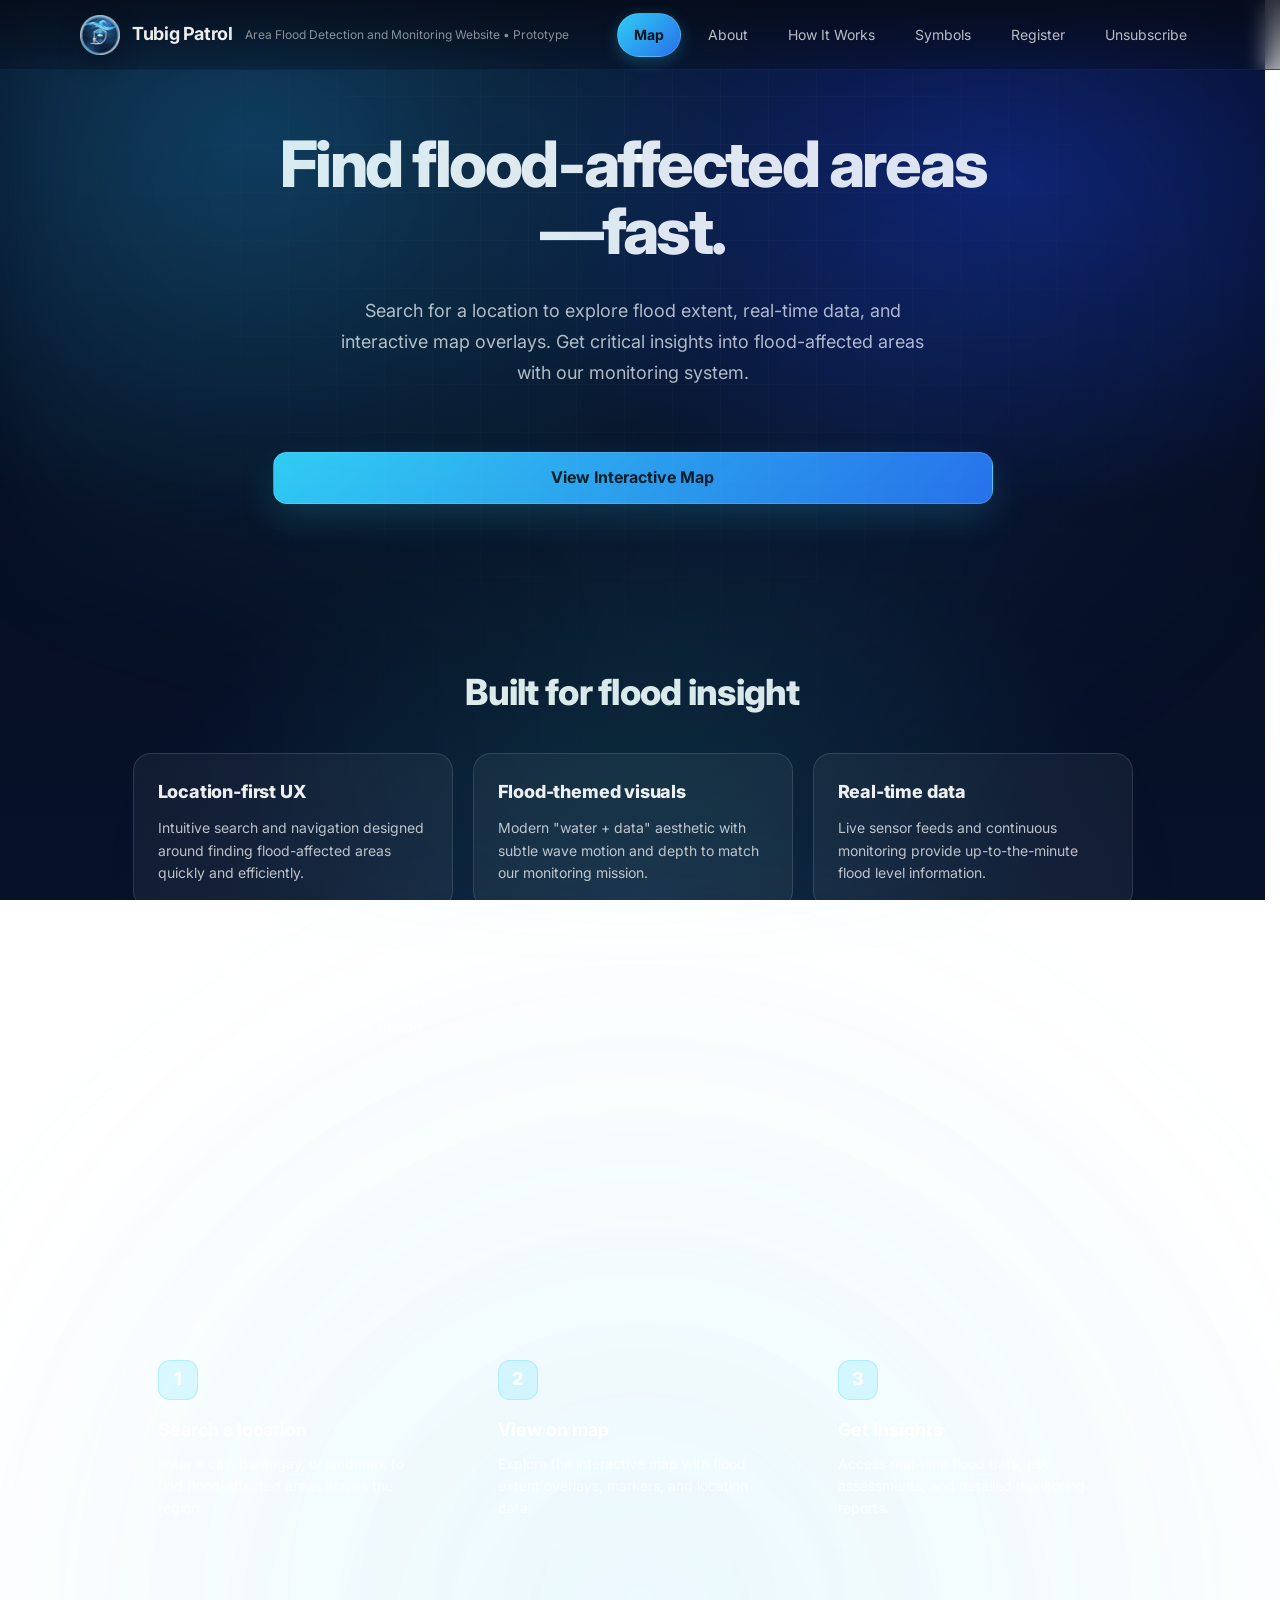
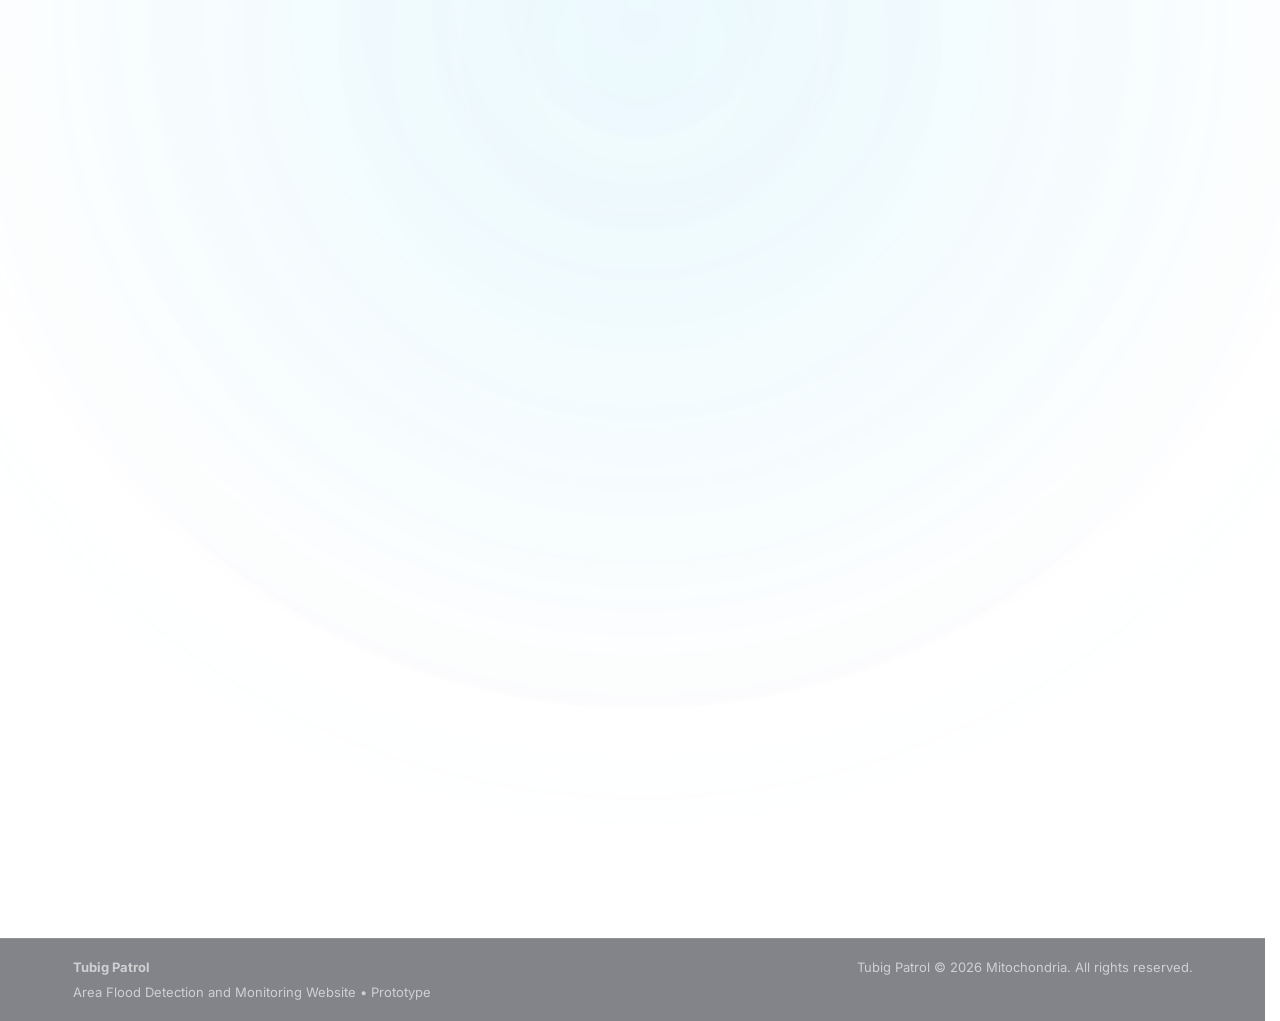
<file: index.html>
<!DOCTYPE html>
<html lang="en">
<head>
    <meta charset="UTF-8">
    <meta name="viewport" content="width=device-width, initial-scale=1.0">
    <title>Tubig Patrol - Water Flood Detection & Monitoring</title>
    <link rel="icon" type="image/png" href="TUBIG PATROL LOGO.png">
    <link rel="preconnect" href="https://fonts.googleapis.com" />
    <link rel="preconnect" href="https://fonts.gstatic.com" crossorigin />
    <link href="https://fonts.googleapis.com/css2?family=Inter:wght@400;500;600;700;800&display=swap" rel="stylesheet" />
    <link rel="stylesheet" href="styles.css">
</head>
<body>
    <!-- Background -->
    <div class="bg">
        <div class="bg__glow"></div>
        <div class="bg__grid"></div>
        <div class="waves" aria-hidden="true">
            <div class="wave wave--1"></div>
            <div class="wave wave--2"></div>
            <div class="wave wave--3"></div>
        </div>
    </div>

    <!-- Header -->
    <header class="header" role="banner">
        <div class="container">
            <div class="logo">
                <h1>Tubig Patrol</h1>
                <p class="tagline">Area Flood Detection and Monitoring Website • Prototype</p>
            </div>
            <button class="nav-toggle" type="button" aria-expanded="false" aria-controls="site-nav" aria-label="Open navigation menu">&#9776;</button>
            <nav class="nav" id="site-nav">
                <a href="map.html">Map</a>
                <a href="index.html#about">About</a>
                <a href="index.html#how-it-works">How It Works</a>
                <a href="index.html#symbols">Symbols</a>
                <a href="register.html">Register</a>
                <a href="unsubscribe.html">Unsubscribe</a>
            </nav>
        </div>
    </header>

    <!-- Main Content -->
    <main class="main" role="main">
        <!-- Hero Section with Search Button -->
        <section class="hero">
            <div class="container">
                <div class="hero-content">
                    <h2>Find flood‑affected areas—fast.</h2>
                    <p>Search for a location to explore flood extent, real-time data, and interactive map overlays. Get critical insights into flood-affected areas with our monitoring system.</p>
                    <a href="map.html" class="search-button">View Interactive Map</a>
                </div>
            </div>
        </section>

        <!-- About Section -->
        <section id="about" class="about">
            <div class="container">
                <h2>Built for flood insight</h2>
                <div class="insights-grid">
                    <div class="insight-card">
                        <h3>Location-first UX</h3>
                        <p>Intuitive search and navigation designed around finding flood-affected areas quickly and efficiently.</p>
                    </div>
                    <div class="insight-card">
                        <h3>Flood-themed visuals</h3>
                        <p>Modern "water + data" aesthetic with subtle wave motion and depth to match our monitoring mission.</p>
                    </div>
                    <div class="insight-card">
                        <h3>Real-time data</h3>
                        <p>Live sensor feeds and continuous monitoring provide up-to-the-minute flood level information.</p>
                    </div>
                    <div class="insight-card">
                        <h3>Easy integration</h3>
                        <p>Seamlessly connect your flood data API and sensor networks without any design modifications needed.</p>
                    </div>
                </div>
            </div>
        </section>

        <!-- How It Works Section -->
        <section id="how-it-works" class="how-it-works">
            <div class="container">
                <h2>How it works</h2>
                <div class="steps">
                    <div class="step">
                        <div class="step-number">1</div>
                        <h3>Search a location</h3>
                        <p>Enter a city, barangay, or landmark to find flood-affected areas across the region.</p>
                    </div>
                    <div class="step">
                        <div class="step-number">2</div>
                        <h3>View on map</h3>
                        <p>Explore the interactive map with flood extent overlays, markers, and location data.</p>
                    </div>
                    <div class="step">
                        <div class="step-number">3</div>
                        <h3>Get insights</h3>
                        <p>Access real-time flood data, risk assessments, and detailed monitoring reports.</p>
                    </div>
                </div>
            </div>
        </section>

        <!-- Flood Level Symbols Section -->
        <section id="symbols" class="symbols">
            <div class="container">
                <h2>Water Level Indicators</h2>
                <p class="section-subtitle">Map icons represent flood severity—from no data to critical. Use these to quickly assess flood conditions in any area.</p>
                
                <div class="symbols-grid">
                    <div class="symbol-card">
                        <div class="symbol-icon"><img src="NO DATA.png" alt="No Data"></div>
                        <h3>No Data</h3>
                        <p>No flood data available for this location. Data collection in progress.</p>
                    </div>

                    <div class="symbol-card">
                        <div class="symbol-icon"><img src="LOW.png" alt="Low"></div>
                        <h3>Low</h3>
                        <p>Water levels are elevated but manageable. Minor monitoring recommended.</p>
                    </div>

                    <div class="symbol-card">
                        <div class="symbol-icon"><img src="MODERATE.png" alt="Moderate"></div>
                        <h3>Moderate</h3>
                        <p>Water levels are significantly raised. Prepare preventive measures.</p>
                    </div>

                    <div class="symbol-card">
                        <div class="symbol-icon"><img src="HIGH.png" alt="High"></div>
                        <h3>High</h3>
                        <p>Water levels are dangerously high. Immediate action recommended.</p>
                    </div>

                    <div class="symbol-card">
                        <div class="symbol-icon"><img src="CRITICAL.png" alt="Critical"></div>
                        <h3>Critical</h3>
                        <p>Severe flooding detected. Evacuate immediately if instructed.</p>
                    </div>
                </div>
            </div>
        </section>
    </main>

    <!-- Footer -->
    <footer class="footer">
        <div class="container">
            <div>
                <p style="font-weight: 700; margin-bottom: 4px;">Tubig Patrol</p>
                <p>Area Flood Detection and Monitoring Website • Prototype</p>
            </div>
            <p style="text-align: right;">Tubig Patrol © 2026 Mitochondria. All rights reserved.</p>
        </div>
    </footer>

    <script src="main.js"></script>
    <script src="cloud-fetch.js"></script>
</body>
</html>
</file>
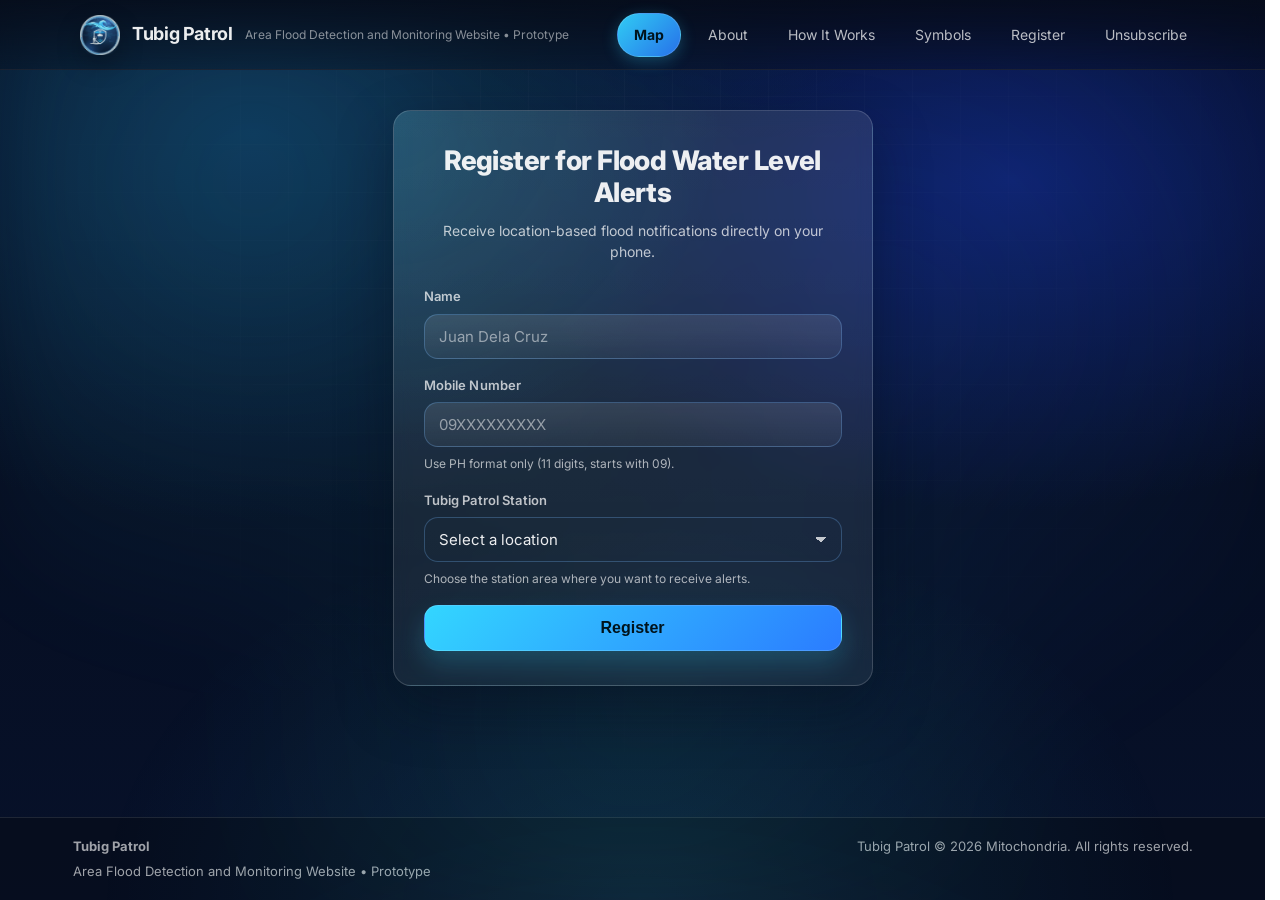
<file: register.html>
<!DOCTYPE html>
<html lang="en">
<head>
  <meta charset="UTF-8">
  <meta name="viewport" content="width=device-width, initial-scale=1.0">
  <title>Register for Flood Alerts</title>
  <link rel="icon" type="image/png" href="TUBIG PATROL LOGO.png">

  <link rel="preconnect" href="https://fonts.googleapis.com" />
  <link rel="preconnect" href="https://fonts.gstatic.com" crossorigin />
  <link href="https://fonts.googleapis.com/css2?family=Inter:wght@400;500;600;700;800&display=swap" rel="stylesheet" />

  <link rel="stylesheet" href="styles.css">
</head>
<body>
  <!-- Background -->
  <div class="bg">
    <div class="bg__glow"></div>
    <div class="bg__grid"></div>
    <div class="waves" aria-hidden="true">
      <div class="wave wave--1"></div>
      <div class="wave wave--2"></div>
      <div class="wave wave--3"></div>
    </div>
  </div>

  <!-- Header -->
  <header class="header" role="banner">
    <div class="container">
      <a href="index.html" class="logo-link">
        <div class="logo">
          <h1>Tubig Patrol</h1>
          <p class="tagline">Area Flood Detection and Monitoring Website • Prototype</p>
        </div>
      </a>
      <button class="nav-toggle" type="button" aria-expanded="false" aria-controls="site-nav" aria-label="Open navigation menu">&#9776;</button>
      <nav class="nav" id="site-nav">
        <a href="map.html">Map</a>
        <a href="index.html#about">About</a>
        <a href="index.html#how-it-works">How It Works</a>
        <a href="index.html#symbols">Symbols</a>
        <a href="register.html" aria-current="page">Register</a>
        <a href="unsubscribe.html">Unsubscribe</a>
      </nav>
    </div>
  </header>

  <!-- Main Content -->
  <main class="form-page-main">
    <div class="container">
      <section class="card register-card">
        <h2>Register for Flood Water Level Alerts</h2>
        <p class="register-subtext">
          Receive location-based flood notifications directly on your phone.
        </p>

        <form id="register-form" class="register-form">
          <div class="form-group">
            <label for="name">Name</label>
            <input
              type="text"
              id="name"
              name="name"
              placeholder="Juan Dela Cruz"
              autocomplete="name"
              required
              class="form-input"
            >
          </div>

          <div class="form-group">
            <label for="phone">Mobile Number</label>
            <input
              type="tel"
              id="phone"
              name="phone"
              pattern="[0-9]{11}"
              placeholder="09XXXXXXXXX"
              inputmode="numeric"
              autocomplete="tel"
              required
              class="form-input"
            >
            <small class="helper-text">Use PH format only (11 digits, starts with 09).</small>
          </div>

          <div class="form-group">
            <label for="station">Tubig Patrol Station</label>
            <select id="station" name="station" required class="form-input">
              <option value="" selected disabled>Select a location</option>
              <option value="Holy Trinity Academy, Manila">Holy Trinity Academy, Manila</option>
            </select>
            <small class="helper-text">Choose the station area where you want to receive alerts.</small>
          </div>

          <button type="submit" class="btn register-btn">
            <span class="btn-label">Register</span>
          </button>
        </form>

        <div id="message" class="register-message" role="status" aria-live="polite"></div>
      </section>
    </div>

    <style>
      .form-page-main {
        padding-bottom: 42px;
      }

      .register-card {
        margin-top: 110px;
        max-width: 480px;
        margin-left: auto;
        margin-right: auto;
        padding: 34px 30px;
        background:
          radial-gradient(circle at 0 0, rgba(51,214,255,0.12), transparent 44%),
          linear-gradient(180deg, rgba(255,255,255,0.10), rgba(255,255,255,0.06));
        border-radius: var(--radius);
        box-shadow: 0 22px 55px rgba(6, 12, 26, 0.38);
        border: 1px solid rgba(255,255,255,0.16);
        backdrop-filter: blur(8px);
      }
      .register-card h2 {
        font-size: 27px;
        font-weight: 800;
        line-height: 1.2;
        margin-bottom: 10px;
        letter-spacing: -0.02em;
        color: var(--text);
        text-align: center;
      }
      .register-subtext {
        margin: 0 0 24px;
        text-align: center;
        color: var(--muted);
        font-size: 14px;
        line-height: 1.5;
      }
      .register-form {
        display: flex;
        flex-direction: column;
        gap: 16px;
      }
      .form-group {
        display: flex;
        flex-direction: column;
        gap: 7px;
      }
      .form-group label {
        font-size: 13px;
        color: var(--muted);
        font-weight: 600;
        letter-spacing: 0.01em;
      }
      .helper-text {
        color: rgba(255,255,255,0.65);
        font-size: 12px;
      }
      .form-input {
        padding: 12px 14px;
        border-radius: 14px;
        border: 1px solid rgba(120,188,255,0.28);
        background: linear-gradient(180deg, rgba(255,255,255,0.11), rgba(255,255,255,0.05));
        color: var(--text);
        font-size: 15px;
        font-family: inherit;
        transition: box-shadow 0.25s, border-color 0.25s, background 0.25s;
        outline: none;
      }
      .form-input::placeholder {
        color: rgba(255,255,255,0.5);
      }
      .form-input:focus {
        box-shadow: 0 0 0 2px rgba(51,214,255,0.24);
        border-color: var(--accent);
        background: linear-gradient(180deg, rgba(255,255,255,0.15), rgba(255,255,255,0.08));
      }

      select.form-input {
        appearance: none;
        -webkit-appearance: none;
        -moz-appearance: none;
        cursor: pointer;
        padding-right: 40px;
        background-image:
          linear-gradient(45deg, transparent 50%, rgba(255,255,255,0.75) 50%),
          linear-gradient(135deg, rgba(255,255,255,0.75) 50%, transparent 50%);
        background-position:
          calc(100% - 20px) 50%,
          calc(100% - 14px) 50%;
        background-size: 6px 6px, 6px 6px;
        background-repeat: no-repeat;
      }

      .register-btn {
        background: linear-gradient(135deg, var(--accent), var(--accent2));
        color: #00131c;
        border: 1px solid rgba(255,255,255,0.14);
        padding: 13px 0;
        border-radius: 14px;
        cursor: pointer;
        font-weight: 800;
        font-size: 16px;
        transition: transform 0.2s, filter 0.2s, box-shadow 0.2s;
        box-shadow: 0 12px 26px rgba(51,214,255,0.2);
      }
      .register-btn:hover {
        filter: brightness(1.05);
        transform: translateY(-1px);
      }
      .register-btn:disabled {
        cursor: not-allowed;
        opacity: 0.78;
        transform: none;
        filter: grayscale(0.1);
      }
      .register-message {
        display: none;
        margin-top: 16px;
        border-radius: 10px;
        padding: 8px 10px;
        font-size: 13px;
        text-align: center;
        background: rgba(255,255,255,0.05);
        border: 1px solid rgba(255,255,255,0.1);
        color: var(--muted);
      }
      .register-message.is-visible {
        display: block;
      }
      .register-message.is-success {
        color: var(--good);
        border-color: rgba(47,230,176,0.35);
        background: rgba(47,230,176,0.09);
      }
      .register-message.is-error {
        color: var(--warn);
        border-color: rgba(255,204,102,0.35);
        background: rgba(255,204,102,0.08);
      }
      @media (max-width: 600px) {
        .register-card {
          margin-top: 90px;
          padding: 20px 14px;
        }
        .register-card h2 {
          font-size: 23px;
        }
      }
    </style>
  </main>

  <!-- Footer -->
  <footer class="footer">
      <div class="container">
          <div>
              <p style="font-weight: 700; margin-bottom: 4px;">Tubig Patrol</p>
              <p>Area Flood Detection and Monitoring Website • Prototype</p>
          </div>
          <p style="text-align: right;">Tubig Patrol © 2026 Mitochondria. All rights reserved.</p>
      </div>
  </footer>

  <script src="main.js"></script>
  <script>
    const REPLIT_BASE_URL = "https://flood-proxy--aeroljadraque.replit.app";

    const form = document.getElementById("register-form");
    const messageEl = document.getElementById("message");
    const submitBtn = form.querySelector(".register-btn");
    const submitBtnLabel = submitBtn.querySelector(".btn-label");

    function setMessage(text, isError = false) {
      messageEl.textContent = text;
      messageEl.classList.remove("is-visible", "is-success", "is-error");
      if (!text) {
        return;
      }
      messageEl.classList.add("is-visible");
      messageEl.classList.add(isError ? "is-error" : "is-success");
    }

    function setSubmitting(isSubmitting) {
      submitBtn.disabled = isSubmitting;
      submitBtnLabel.textContent = isSubmitting ? "Registering..." : "Register";
    }

    form.addEventListener("submit", async (e) => {
      e.preventDefault();
      setMessage("");

      const name = document.getElementById("name").value.trim();
      const phone = document.getElementById("phone").value.trim();
      const station = document.getElementById("station").value;

      if (!/^\d{11}$/.test(phone) || !phone.startsWith("09")) {
        setMessage("Please enter a valid PH mobile number (11 digits, starts with 09).", true);
        return;
      }

      if (!station) {
        setMessage("Please select a Tubig Patrol station.", true);
        return;
      }

      setSubmitting(true);

      try {
        const resp = await fetch(`${REPLIT_BASE_URL}/subscribe`, {
          method: "POST",
          headers: { "Content-Type": "application/json" },
          body: JSON.stringify({ name, phone, station })
        });

        const data = await resp.json();

        if (!resp.ok) {
          setMessage(data?.error || "Registration failed.", true);
          return;
        }

        setMessage(`Registered! You will receive SMS alerts for: ${station}`);
        form.reset();
      } catch (err) {
        setMessage("Network error. Please try again.", true);
        console.error(err);
      } finally {
        setSubmitting(false);
      }
    });
  </script>
</body>
</html>
</file>
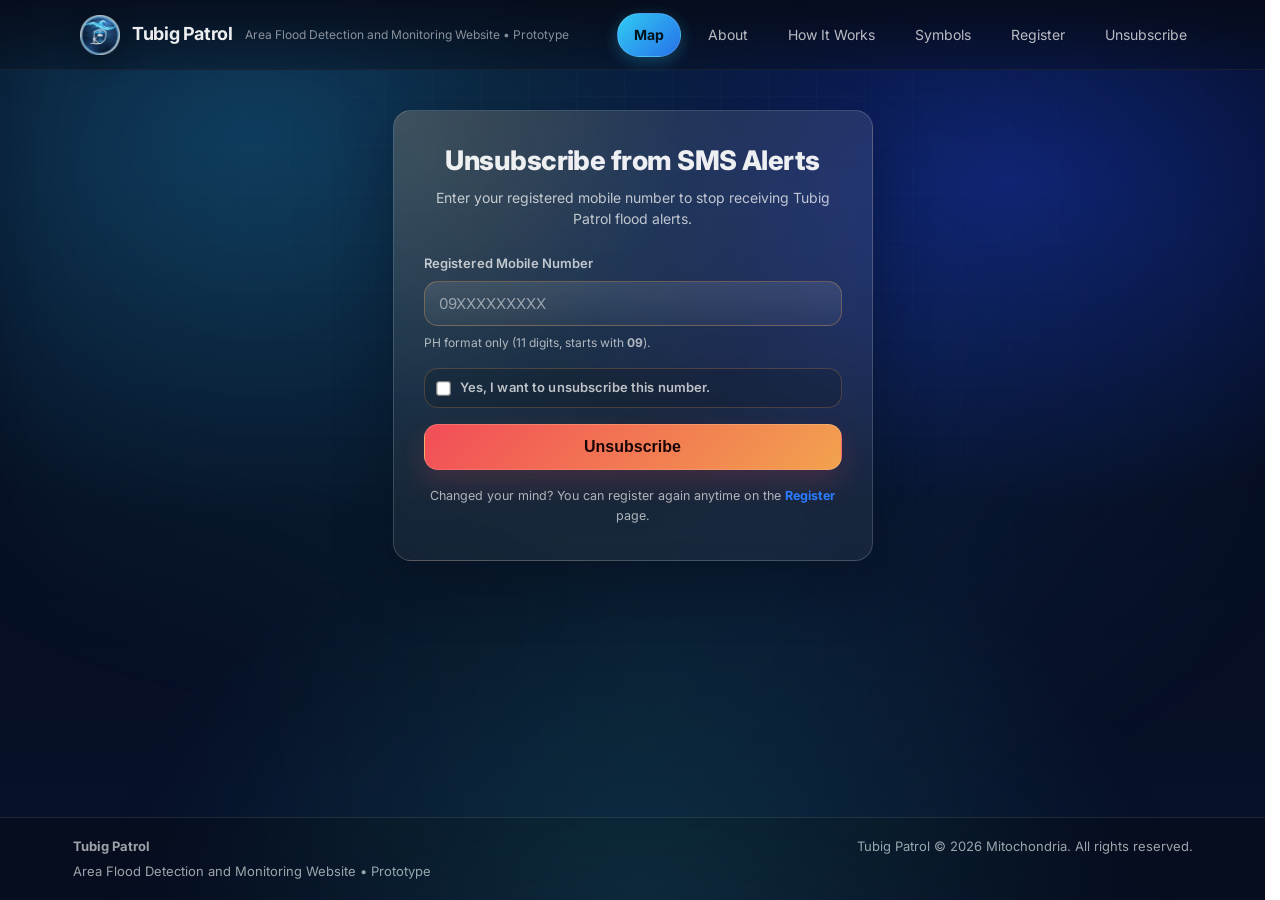
<file: unsubscribe.html>
<!DOCTYPE html>
<html lang="en">
<head>
  <meta charset="UTF-8" />
  <meta name="viewport" content="width=device-width, initial-scale=1.0" />
  <title>Unsubscribe from Flood Alerts</title>
  <link rel="icon" type="image/png" href="TUBIG PATROL LOGO.png">

  <link rel="preconnect" href="https://fonts.googleapis.com" />
  <link rel="preconnect" href="https://fonts.gstatic.com" crossorigin />
  <link
    href="https://fonts.googleapis.com/css2?family=Inter:wght@400;500;600;700;800&display=swap"
    rel="stylesheet"
  />

  <link rel="stylesheet" href="styles.css" />
</head>

<body>
  <!-- Background (same as register.html) -->
  <div class="bg">
    <div class="bg__glow"></div>
    <div class="bg__grid"></div>
    <div class="waves" aria-hidden="true">
      <div class="wave wave--1"></div>
      <div class="wave wave--2"></div>
      <div class="wave wave--3"></div>
    </div>
  </div>

  <!-- Header (same nav style as register.html) -->
  <header class="header" role="banner">
    <div class="container">
      <a href="index.html" class="logo-link">
        <div class="logo">
          <h1>Tubig Patrol</h1>
          <p class="tagline">Area Flood Detection and Monitoring Website • Prototype</p>
        </div>
      </a>

      <button class="nav-toggle" type="button" aria-expanded="false" aria-controls="site-nav" aria-label="Open navigation menu">&#9776;</button>
      <nav class="nav" id="site-nav">
        <a href="map.html">Map</a>
        <a href="index.html#about">About</a>
        <a href="index.html#how-it-works">How It Works</a>
        <a href="index.html#symbols">Symbols</a>
        <a href="register.html">Register</a>
        <a href="unsubscribe.html" aria-current="page">Unsubscribe</a>
      </nav>
    </div>
  </header>

  <main class="form-page-main">
    <div class="container">
      <section class="card unsubscribe-card">
        <div class="card-top">
          <h2>Unsubscribe from SMS Alerts</h2>
          <p class="subtext">
            Enter your registered mobile number to stop receiving Tubig Patrol flood alerts.
          </p>
        </div>

        <form id="unsubscribe-form" class="unsubscribe-form">
          <div class="form-group">
            <label for="phone">Registered Mobile Number</label>
            <input
              type="tel"
              id="phone"
              name="phone"
              pattern="[0-9]{11}"
              placeholder="09XXXXXXXXX"
              inputmode="numeric"
              required
              class="form-input"
              autocomplete="tel"
            />
            <small class="helper-text">
              PH format only (11 digits, starts with <b>09</b>).
            </small>
          </div>

          <div class="form-group checkbox-row">
            <input type="checkbox" id="confirm" required />
            <label for="confirm" class="checkbox-label">
              Yes, I want to unsubscribe this number.
            </label>
          </div>

          <button type="submit" class="btn danger-btn">
            <span class="btn-label">Unsubscribe</span>
          </button>

          <p class="tiny-note">
            Changed your mind? You can register again anytime on the
            <a href="register.html">Register</a> page.
          </p>
        </form>

        <div id="message" class="form-message" role="status" aria-live="polite"></div>
      </section>
    </div>

    <!-- Small page-specific styling (mirrors register.html’s inline style approach) -->
    <style>
      .form-page-main {
        padding-bottom: 42px;
      }

      .unsubscribe-card {
        margin-top: 110px;
        max-width: 480px;
        margin-left: auto;
        margin-right: auto;
        padding: 34px 30px;
        background:
          radial-gradient(circle at 0 0, rgba(255,170,80,0.12), transparent 44%),
          linear-gradient(180deg, rgba(255,255,255,0.10), rgba(255,255,255,0.06));
        border-radius: var(--radius);
        box-shadow: 0 22px 55px rgba(6, 12, 26, 0.38);
        border: 1px solid rgba(255, 255, 255, 0.16);
        backdrop-filter: blur(8px);
      }

      .card-top h2 {
        font-size: 27px;
        font-weight: 800;
        margin: 0 0 10px;
        line-height: 1.2;
        letter-spacing: -0.02em;
        color: var(--text);
        text-align: center;
      }

      .subtext {
        margin: 0 0 24px;
        color: var(--muted);
        font-size: 14px;
        text-align: center;
        line-height: 1.5;
      }

      .unsubscribe-form {
        display: flex;
        flex-direction: column;
        gap: 16px;
      }

      .form-group {
        display: flex;
        flex-direction: column;
        gap: 7px;
      }

      .form-group label {
        font-size: 13px;
        color: var(--muted);
        font-weight: 600;
        letter-spacing: 0.01em;
      }

      .form-input {
        padding: 12px 14px;
        border-radius: 14px;
        border: 1px solid rgba(255, 170, 80, 0.30);
        background: linear-gradient(180deg, rgba(255,255,255,0.11), rgba(255,255,255,0.05));
        color: var(--text);
        font-size: 15px;
        font-family: inherit;
        transition: box-shadow 0.25s, border-color 0.25s, background 0.25s;
        outline: none;
      }

      .form-input::placeholder {
        color: rgba(255,255,255,0.5);
      }

      .form-input:focus {
        box-shadow: 0 0 0 2px rgba(255, 170, 80, 0.25);
        border-color: rgba(255, 170, 80, 0.85);
        background: linear-gradient(180deg, rgba(255,255,255,0.15), rgba(255,255,255,0.08));
      }

      .helper-text {
        font-size: 12px;
        color: rgba(255,255,255,0.65);
      }

      .checkbox-row {
        flex-direction: row;
        align-items: flex-start;
        gap: 10px;
        padding: 10px 12px;
        border-radius: 14px;
        border: 1px solid rgba(255, 170, 80, 0.22);
        background: rgba(0, 0, 0, 0.14);
      }

      .checkbox-row input {
        margin-top: 3px;
        transform: scale(1.12);
        accent-color: #ffb463;
      }

      .checkbox-label {
        margin: 0;
        font-size: 13px;
        color: rgba(255,255,255,0.8);
        font-weight: 500;
        line-height: 1.35;
      }

      .danger-btn {
        background: linear-gradient(135deg, rgba(255, 80, 90, 0.95), rgba(255, 170, 80, 0.95));
        color: #1a0406;
        border: 1px solid rgba(255,255,255,0.14);
        padding: 13px 0;
        border-radius: 14px;
        cursor: pointer;
        font-weight: 800;
        font-size: 16px;
        transition: transform 0.2s, filter 0.2s, box-shadow 0.2s;
        box-shadow: 0 12px 28px rgba(255, 80, 90, 0.18);
      }

      .danger-btn:hover {
        filter: brightness(1.05);
        transform: translateY(-1px);
      }
      .danger-btn:disabled {
        cursor: not-allowed;
        opacity: 0.78;
        transform: none;
        filter: grayscale(0.1);
      }

      .tiny-note {
        margin: 0;
        font-size: 12.5px;
        color: rgba(255,255,255,0.65);
        text-align: center;
      }

      .tiny-note a {
        color: var(--accent2);
        text-decoration: none;
        font-weight: 700;
      }

      .tiny-note a:hover {
        text-decoration: underline;
      }

      .form-message {
        display: none;
        margin-top: 16px;
        border-radius: 10px;
        padding: 8px 10px;
        font-size: 13px;
        text-align: center;
        background: rgba(255,255,255,0.05);
        border: 1px solid rgba(255,255,255,0.1);
        color: var(--muted);
      }
      .form-message.is-visible {
        display: block;
      }
      .form-message.is-success {
        color: var(--good);
        border-color: rgba(47,230,176,0.35);
        background: rgba(47,230,176,0.09);
      }
      .form-message.is-error {
        color: var(--warn);
        border-color: rgba(255,204,102,0.35);
        background: rgba(255,204,102,0.08);
      }

      @media (max-width: 600px) {
        .unsubscribe-card {
          margin-top: 90px;
          padding: 20px 14px;
        }
        .card-top h2 {
          font-size: 23px;
        }
      }
    </style>
  </main>
  <!-- Footer -->
  <footer class="footer">
      <div class="container">
          <div>
              <p style="font-weight: 700; margin-bottom: 4px;">Tubig Patrol</p>
              <p>Area Flood Detection and Monitoring Website • Prototype</p>
          </div>
          <p style="text-align: right;">Tubig Patrol © 2026 Mitochondria. All rights reserved.</p>
      </div>
  </footer>

  <script src="main.js"></script>
  <script>
    // Use the same base URL style you used in register.html
    const REPLIT_BASE_URL = "https://flood-proxy--aeroljadraque.replit.app";

    const form = document.getElementById("unsubscribe-form");
    const messageEl = document.getElementById("message");
    const submitBtn = form.querySelector(".danger-btn");
    const submitBtnLabel = submitBtn.querySelector(".btn-label");

    function setMessage(text, isError = false) {
      messageEl.textContent = text;
      messageEl.classList.remove("is-visible", "is-success", "is-error");
      if (!text) {
        return;
      }
      messageEl.classList.add("is-visible");
      messageEl.classList.add(isError ? "is-error" : "is-success");
    }

    function setSubmitting(isSubmitting) {
      submitBtn.disabled = isSubmitting;
      submitBtnLabel.textContent = isSubmitting ? "Unsubscribing..." : "Unsubscribe";
    }

    form.addEventListener("submit", async (e) => {
      e.preventDefault();
      setMessage("");

      const phone = document.getElementById("phone").value.trim();

      if (!/^\d{11}$/.test(phone) || !phone.startsWith("09")) {
        setMessage("Please enter a valid PH mobile number (11 digits, starts with 09).", true);
        return;
      }

      setSubmitting(true);

      try {
        const resp = await fetch(`${REPLIT_BASE_URL}/unsubscribe`, {
          method: "POST",
          headers: { "Content-Type": "application/json" },
          body: JSON.stringify({ phone })
        });

        const data = await resp.json().catch(() => ({}));

        if (!resp.ok) {
          setMessage(data?.error || "Unsubscribe failed.", true);
          return;
        }

        setMessage("Done! You have been unsubscribed from SMS alerts.");
        form.reset();
      } catch (err) {
        console.error(err);
        setMessage("Network error. Please try again.", true);
      } finally {
        setSubmitting(false);
      }
    });
  </script>
</body>
</html>
</file>
<file: styles.css>
/* ============================================
   GLOBAL STYLES
   ============================================ */

:root {
  --bg0: #050b18;
  --bg1: #07112a;
  --card: rgba(255, 255, 255, 0.06);
  --card2: rgba(255, 255, 255, 0.09);
  --stroke: rgba(255, 255, 255, 0.12);
  --text: rgba(255, 255, 255, 0.92);
  --muted: rgba(255, 255, 255, 0.72);
  --faint: rgba(255, 255, 255, 0.52);
  --accent: #33d6ff;
  --accent2: #2b7cff;
  --warn: #ffcc66;
  --good: #2fe6b0;
  --shadow: 0 20px 60px rgba(0, 0, 0, 0.35);
  --radius: 18px;
}

* {
    margin: 0;
    padding: 0;
    box-sizing: border-box;
}

html, body {
    height: 100%;
}

html {
    scrollbar-gutter: stable;
}

body {
    font-family: 'Inter', system-ui, -apple-system, 'Segoe UI', Roboto, Helvetica, Arial, sans-serif;
    line-height: 1.6;
    color: var(--text);
    background: fixed radial-gradient(1100px 700px at 20% 15%, #0b2a4b 0%, transparent 55%),
      fixed radial-gradient(1000px 600px at 80% 20%, #0d1f6a 0%, transparent 55%),
      fixed linear-gradient(180deg, var(--bg0), var(--bg1));
    background-attachment: fixed;
    overflow-x: hidden;
}

a {
    color: inherit;
    text-decoration: none;
    transition: color 0.3s ease;
}

a:hover {
    color: var(--accent);
}

.container {
    width: min(1120px, calc(100% - 48px));
    margin: 0 auto;
}

.bg {
    position: fixed;
    inset: 0;
    pointer-events: none;
    z-index: 0;
}

.bg__glow {
    position: absolute;
    inset: -30%;
    background: radial-gradient(circle at 20% 20%, rgba(51, 214, 255, 0.12), transparent 40%),
      radial-gradient(circle at 70% 35%, rgba(43, 124, 255, 0.10), transparent 45%),
      radial-gradient(circle at 50% 80%, rgba(47, 230, 176, 0.06), transparent 45%);
    filter: blur(40px);
    background-attachment: fixed;
}

.bg__grid {
    position: absolute;
    inset: 0;
    background-image:
      linear-gradient(rgba(255,255,255,0.04) 1px, transparent 1px),
      linear-gradient(90deg, rgba(255,255,255,0.04) 1px, transparent 1px);
    background-size: 48px 48px;
    mask-image: radial-gradient(circle at 50% 20%, black 0%, transparent 70%);
    opacity: 0.6;
}

.waves {
    position: absolute;
    inset: auto 0 0 0;
    height: 50vh;
    background: radial-gradient(ellipse at 50% 100%, rgba(51, 214, 255, 0.1), transparent 60%);
}

.wave {
    position: absolute;
    left: 50%;
    width: 2000px;
    height: 2000px;
    border-radius: 45%;
    transform: translateX(-50%);
    mix-blend-mode: screen;
    opacity: 0.08;
    filter: blur(1px);
    animation: spin 42s linear infinite;
}

.wave--1 {
    bottom: -1700px;
    background: radial-gradient(circle at 50% 50%, rgba(51,214,255,0.55), transparent 55%);
}

.wave--2 {
    bottom: -1725px;
    opacity: 0.06;
    animation-duration: 58s;
    background: radial-gradient(circle at 50% 50%, rgba(43,124,255,0.55), transparent 55%);
}

.wave--3 {
    bottom: -1750px;
    opacity: 0.05;
    animation-duration: 74s;
    background: radial-gradient(circle at 50% 50%, rgba(47,230,176,0.50), transparent 55%);
}

@keyframes spin {
    from {
        transform: translateX(-50%) rotate(0deg);
    }
    to {
        transform: translateX(-50%) rotate(360deg);
    }
}

/* ============================================
   HEADER (Landing Page)
   ============================================ */

.header {
    position: fixed;
    top: 0;
    left: 0;
    right: 0;
    z-index: 20;
    height: 70px;
    display: flex;
    align-items: center;
    width: 100%;
}

body.map-page .header {
    position: fixed;
    height: 70px;
    display: flex;
    align-items: center;
    width: 100%;
    z-index: 1000;
}

.header::before {
    content: "";
    position: absolute;
    inset: 0;
    background: linear-gradient(180deg, rgba(6,11,24,0.82), rgba(6,11,24,0.35));
    border-bottom: 1px solid rgba(255,255,255,0.08);
    backdrop-filter: blur(10px);
    z-index: -1;
}

.header .container {
    padding: 18px 0;
    display: flex;
    justify-content: space-between;
    align-items: center;
    gap: 18px;
}

.logo {
    display: flex;
    align-items: center;
    gap: 12px;
}

.logo-link {
    display: flex;
    align-items: center;
    gap: 12px;
    color: inherit;
    text-decoration: none;
    transition: opacity 0.3s ease;
}

.logo-link:hover {
    opacity: 0.8;
}

.logo::before {
    content: "";
    width: 40px;
    height: 40px;
    border-radius: 14px;
    background: url("TUBIG PATROL LOGO.png") center / cover no-repeat;
    box-shadow: 0 10px 24px rgba(0, 0, 0, 0.22);
    flex-shrink: 0;
}

.logo h1 {
    font-size: 18px;
    font-weight: 700;
    letter-spacing: -0.02em;
    margin: 0;
    margin-bottom: 2px;
}

.logo .tagline {
    font-size: 12px;
    color: var(--faint);
    margin: 0;
}

.nav {
    display: flex;
    gap: 14px;
    align-items: center;
}

.nav-toggle {
    display: none;
    align-items: center;
    justify-content: center;
    min-width: 50px;
    min-height: 44px;
    padding: 10px 14px;
    border-radius: 12px;
    border: 1px solid rgba(255, 255, 255, 0.18);
    background: rgba(255, 255, 255, 0.08);
    color: var(--text);
    font-size: 22px;
    line-height: 1;
    font-weight: 700;
    cursor: pointer;
}

.nav-toggle:hover {
    background: rgba(255, 255, 255, 0.12);
}

.nav a {
    font-size: 14px;
    color: rgba(255,255,255,0.72);
    padding: 10px 12px;
    border-radius: 999px;
    border: 1px solid transparent;
    transition: all 0.3s ease;
}

.nav a:first-child {
    background: linear-gradient(135deg, rgba(51,214,255,0.95), rgba(43,124,255,0.90));
    color: #00131c;
    border: 1px solid rgba(255,255,255,0.14);
    padding: 10px 16px;
    font-weight: 700;
    box-shadow: 0 4px 15px rgba(51,214,255,0.25);
}

.nav a:first-child:hover {
    filter: brightness(1.05);
    color: #00131c;
    box-shadow: 0 6px 20px rgba(51,214,255,0.35);
}

body.map-page .nav a:first-child {
    background: linear-gradient(135deg, rgba(51,214,255,0.85), rgba(43,124,255,0.80));
    box-shadow: inset 0 2px 4px rgba(0,0,0,0.2), 0 2px 8px rgba(51,214,255,0.2);
    transform: scale(0.98);
}

body.map-page .nav a:first-child:hover {
    filter: brightness(1.02);
}

.nav a:not(:first-child):hover {
    color: var(--text);
    border-color: rgba(255,255,255,0.12);
    background: rgba(255,255,255,0.04);
}

/* ============================================
   HERO SECTION
   ============================================ */

.hero {
    padding: 60px 0 80px;
    text-align: center;
    padding-top: 130px;
}

.hero-content {
    display: grid;
    grid-template-columns: 1fr;
    gap: 32px;
    align-items: center;
    max-width: 720px;
    margin: 0 auto;
}

.hero-content h2 {
    font-size: clamp(42px, 6vw, 64px);
    line-height: 1.05;
    letter-spacing: -0.04em;
    font-weight: 800;
    margin: 0;
}

.hero-content p {
    font-size: 18px;
    line-height: 1.7;
    color: var(--muted);
    max-width: 600px;
    margin: 0 auto;
}

.search-button {
    display: inline-block;
    background: linear-gradient(135deg, rgba(51,214,255,0.95), rgba(43,124,255,0.90));
    color: #00131c;
    padding: 12px 14px;
    font-size: 16px;
    font-weight: 700;
    border: 1px solid rgba(255,255,255,0.14);
    border-radius: 14px;
    cursor: pointer;
    transition: all 0.3s ease;
    box-shadow: 0 14px 35px rgba(51,214,255,0.16);
    margin-top: 32px;
}

.search-button:hover {
    filter: brightness(1.05);
    color: #00131c;
}

.search-button:active {
    transform: translateY(1px);
}

/* ============================================
   ABOUT SECTION
   ============================================ */

.about {
    padding: 80px 0;
}

.about h2 {
    margin: 0 0 32px;
    font-size: clamp(28px, 4vw, 36px);
    letter-spacing: -0.02em;
    font-weight: 800;
    text-align: center;
}

.about > .container > p {
    text-align: center;
    font-size: 16px;
    color: var(--muted);
    margin: 0 auto 50px;
    max-width: 600px;
}

.insights-grid {
    display: grid;
    grid-template-columns: repeat(auto-fit, minmax(250px, 1fr));
    gap: 20px;
    max-width: 1000px;
    margin: 0 auto;
}

.insight-card {
    border-radius: 18px;
    padding: 24px;
    border: 1px solid rgba(255,255,255,0.12);
    background: rgba(255,255,255,0.05);
    transition: all 0.2s;
}

.insight-card:hover {
    background: rgba(255,255,255,0.08);
    border-color: rgba(255,255,255,0.18);
    transform: translateY(-2px);
}

.insight-card h3 {
    font-weight: 800;
    letter-spacing: -0.01em;
    font-size: 18px;
    margin: 0 0 10px;
}

.insight-card p {
    color: var(--muted);
    line-height: 1.6;
    font-size: 14px;
    margin: 0;
}

/* ============================================
   HOW IT WORKS SECTION
   ============================================ */

.how-it-works {
    padding: 80px 0;
}

.how-it-works h2 {
    margin: 0 0 32px;
    font-size: clamp(28px, 4vw, 36px);
    letter-spacing: -0.02em;
    font-weight: 800;
    text-align: center;
}

.steps {
    display: grid;
    grid-template-columns: repeat(3, 1fr);
    gap: 20px;
    max-width: 1000px;
    margin: 0 auto;
}

.step {
    border-radius: 18px;
    padding: 24px;
    border: 1px solid rgba(255,255,255,0.12);
    background: rgba(255,255,255,0.05);
    transition: all 0.2s;
}

.step:hover {
    background: rgba(255,255,255,0.08);
    border-color: rgba(255,255,255,0.18);
    transform: translateY(-2px);
}

.step-number {
    display: grid;
    place-items: center;
    width: 40px;
    height: 40px;
    border-radius: 12px;
    background: rgba(51,214,255,0.16);
    border: 1px solid rgba(51,214,255,0.25);
    color: var(--text);
    font-weight: 800;
    font-size: 18px;
    margin-bottom: 16px;
}

.step h3 {
    font-weight: 700;
    font-size: 18px;
    margin: 0 0 8px;
}

.step p {
    color: var(--muted);
    line-height: 1.6;
    font-size: 14px;
    margin: 0;
}

/* ============================================
   SYMBOLS SECTION
   ============================================ */

.symbols {
    padding: 80px 0;
}

.symbols h2 {
    margin: 0 0 12px;
    font-size: clamp(28px, 4vw, 36px);
    letter-spacing: -0.02em;
    font-weight: 800;
    text-align: center;
}

.section-subtitle {
    margin: 0 0 50px;
    font-size: 16px;
    color: var(--muted);
    line-height: 1.6;
    max-width: 600px;
    text-align: center;
    margin-left: auto;
    margin-right: auto;
}

.symbols-grid {
    display: grid;
    grid-template-columns: repeat(4, 1fr);
    gap: 20px;
    max-width: 1000px;
    margin: 0 auto;
}

.symbol-card {
    border-radius: 18px;
    padding: 24px;
    border: 1px solid rgba(255,255,255,0.12);
    background: rgba(255,255,255,0.05);
    transition: all 0.2s;
    text-align: center;
    display: flex;
    flex-direction: column;
    align-items: center;
}

.symbol-card:hover {
    background: rgba(255,255,255,0.08);
    border-color: rgba(255,255,255,0.18);
    transform: translateY(-4px);
}

.symbol-icon {
    width: 100px;
    height: 100px;
    border-radius: 12px;
    background: rgba(51, 214, 255, 0.1);
    display: flex;
    align-items: center;
    justify-content: center;
    margin-bottom: 16px;
    font-size: 48px;
    font-weight: bold;
    color: white;
}

.symbol-icon img {
    width: 60px;
    height: 60px;
    object-fit: contain;
}

.symbol-card h3 {
    font-weight: 700;
    font-size: 18px;
    margin-bottom: 8px;
    margin: 0 0 8px;
}

.symbol-card p {
    color: var(--muted);
    line-height: 1.6;
    font-size: 14px;
    margin: 0;
}

/* ============================================
   FOOTER
   ============================================ */

.footer {
    border-top: 1px solid rgba(255,255,255,0.10);
    background: rgba(6, 10, 20, 0.5);
}

.footer .container {
    padding: 18px 0;
    display: flex;
    justify-content: space-between;
    gap: 12px;
    flex-wrap: wrap;
}

.footer p {
    font-size: 13px;
    color: rgba(255,255,255,0.62);
    margin: 0;
}

/* ============================================
   MAP PAGE STYLES
   ============================================ */

body.map-page {
    overflow: hidden;
}

.map-search-overlay {
    position: fixed;
    top: 80px;
    left: 50%;
    transform: translateX(-50%);
    z-index: 600;
    width: 100%;
    max-width: 600px;
    padding: 0 20px;
}

.map-search-overlay .search {
    margin-top: 0;
}

.map-search-overlay .search__bar {
    display: grid;
    grid-template-columns: auto 1fr auto;
    align-items: center;
    gap: 10px;
    padding: 10px 10px 10px 14px;
    border-radius: 18px;
    background: rgba(255, 255, 255, 0.95);
    border: 1px solid rgba(0, 0, 0, 0.15);
    box-shadow: 0 20px 60px rgba(0, 0, 0, 0.3);
    backdrop-filter: blur(10px);
}

.map-search-overlay .search__icon {
    color: #666;
    font-size: 18px;
    padding-right: 4px;
    font-weight: 600;
}

.map-search-overlay .search__input {
    appearance: none;
    border: none;
    outline: none;
    background: transparent;
    color: #1a1a1a;
    font-size: 17px;
    padding: 12px 6px;
    font-weight: 500;
}

.map-search-overlay .search__input::placeholder {
    color: rgba(0, 0, 0, 0.55);
}

.map-search-overlay .search__btn {
    border: 1px solid rgba(255,255,255,0.14);
    background: linear-gradient(135deg, rgba(51,214,255,0.95), rgba(43,124,255,0.90));
    color: #00131c;
    font-weight: 700;
    padding: 12px 14px;
    border-radius: 14px;
    cursor: pointer;
    box-shadow: 0 14px 35px rgba(51,214,255,0.16);
    appearance: none;
    transition: all 0.2s;
}

.map-search-overlay .search__btn:hover {
    filter: brightness(1.05);
}

.map-search-overlay .search__btn:active {
    transform: translateY(1px);
}

.search-input {
    flex: 1;
    padding: 10px 15px;
    border: 1px solid rgba(255,255,255,0.14);
    border-radius: 14px;
    font-size: 14px;
    background: linear-gradient(180deg, rgba(255,255,255,0.10), rgba(255,255,255,0.06));
    color: var(--text);
    transition: box-shadow 0.3s ease;
    appearance: none;
    outline: none;
}

.search-input::placeholder {
    color: rgba(255,255,255,0.50);
}

.search-input:focus {
    outline: none;
    box-shadow: 0 0 0 2px rgba(51, 214, 255, 0.25);
    border-color: rgba(51,214,255,0.35);
}

.search-btn {
    background: linear-gradient(135deg, rgba(51,214,255,0.95), rgba(43,124,255,0.90));
    color: #00131c;
    border: 1px solid rgba(255,255,255,0.14);
    padding: 10px 20px;
    border-radius: 14px;
    cursor: pointer;
    font-weight: 700;
    font-size: 14px;
    transition: all 0.3s ease;
    white-space: nowrap;
    box-shadow: 0 14px 35px rgba(51,214,255,0.16);
}

.search-btn:hover {
    filter: brightness(1.05);
}

.search-btn:active {
    transform: translateY(1px);
}

.map-container {
    position: fixed;
    top: 70px;
    left: 0;
    right: 0;
    bottom: 0;
    width: 100%;
    height: calc(100vh - 70px);
    z-index: 1;
}

/* Leaflet overrides */
.leaflet-control-container {
    z-index: 500;
}

.map-legend {
    position: fixed;
    bottom: 20px;
    right: 20px;
    background-color: rgba(8, 13, 28, 0.92);
    backdrop-filter: blur(10px);
    padding: 15px 20px;
    border-radius: 18px;
    border: 1px solid rgba(255,255,255,0.14);
    box-shadow: 0 20px 60px rgba(0, 0, 0, 0.35);
    z-index: 600;
    font-size: 12px;
}

.map-legend h3 {
    margin: 0 0 10px;
    font-size: 14px;
    color: var(--text);
    font-weight: 700;
}

.legend-item {
    display: flex;
    align-items: center;
    gap: 10px;
    margin-bottom: 8px;
    font-size: 12px;
    color: var(--muted);
}

.legend-item:last-child {
    margin-bottom: 0;
}

.legend-color {
    width: 16px;
    height: 16px;
    border-radius: 50%;
    border: 1px solid rgba(255, 255, 255, 0.2);
}

.legend-icon {
    width: 24px;
    height: 24px;
    object-fit: contain;
}

/* Ensure Leaflet and hosted environments don't render oversized marker PNGs */
.flood-marker img,
.leaflet-container .flood-marker img,
.leaflet-container .flood-marker-icon img {
    width: 40px !important;
    height: 40px !important;
    max-width: none !important;
    max-height: none !important;
    object-fit: contain !important;
    display: block;
}

/* Smaller fallback for legend and UI */
.map-legend .legend-icon {
    width: 24px !important;
    height: 24px !important;
}

/* ===== Sticky Footer Layout Fix ===== */

html, body {
  height: 100%;
}

body {
  display: flex;
  flex-direction: column;
  min-height: 100vh;
}

main {
  flex: 1;
}

/* ============================================
   RESPONSIVE DESIGN
   ============================================ */

@media (max-width: 940px) {
    .header .container {
        position: relative;
    }

    .nav-toggle {
        display: inline-flex;
    }

    .nav {
        display: none;
        position: absolute;
        top: calc(100% + 8px);
        left: 0;
        right: 0;
        padding: 12px;
        border-radius: 14px;
        border: 1px solid rgba(255,255,255,0.16);
        background: rgba(7, 17, 42, 0.95);
        backdrop-filter: blur(12px);
        box-shadow: 0 20px 40px rgba(0, 0, 0, 0.28);
        flex-direction: column;
        align-items: stretch;
        gap: 8px;
    }

    body.map-page .nav {
        z-index: 1001;
    }

    .nav.is-open {
        display: flex;
    }

    .nav a,
    .nav a:first-child {
        width: 100%;
        text-align: center;
        padding: 10px 12px;
        box-shadow: none;
    }
    
    .steps, .symbols-grid {
        grid-template-columns: 1fr;
    }
}

@media (max-width: 780px) {
    .header .container {
        flex-direction: row;
        gap: 12px;
    }

    .logo .tagline {
        display: none;
    }

    .steps, .symbols-grid {
        grid-template-columns: 1fr;
    }

    .search-container {
        max-width: 100%;
    }

    .map-header-content {
        flex-direction: column;
        gap: 10px;
    }

    .back-link {
        display: none;
    }

    .map-legend {
        bottom: 10px;
        right: 10px;
        font-size: 11px;
    }

    .legend-color {
        width: 14px;
        height: 14px;
    }
}

@media (max-width: 480px) {
    .logo h1 {
        font-size: 18px;
    }

    .hero-content h2 {
        font-size: 28px;
    }

    .about,
    .how-it-works,
    .symbols {
        padding: 40px 0;
    }

    .about h2,
    .how-it-works h2,
    .symbols h2 {
        font-size: 22px;
    }

    .map-header-content {
        flex-direction: column;
        gap: 8px;
    }

    .logo-link h1 {
        font-size: 18px;
        min-width: auto;
    }

    .search-container {
        width: 100%;
        max-width: 100%;
    }

    .steps, .symbols-grid {
        grid-template-columns: 1fr;
    }
}
</file>
